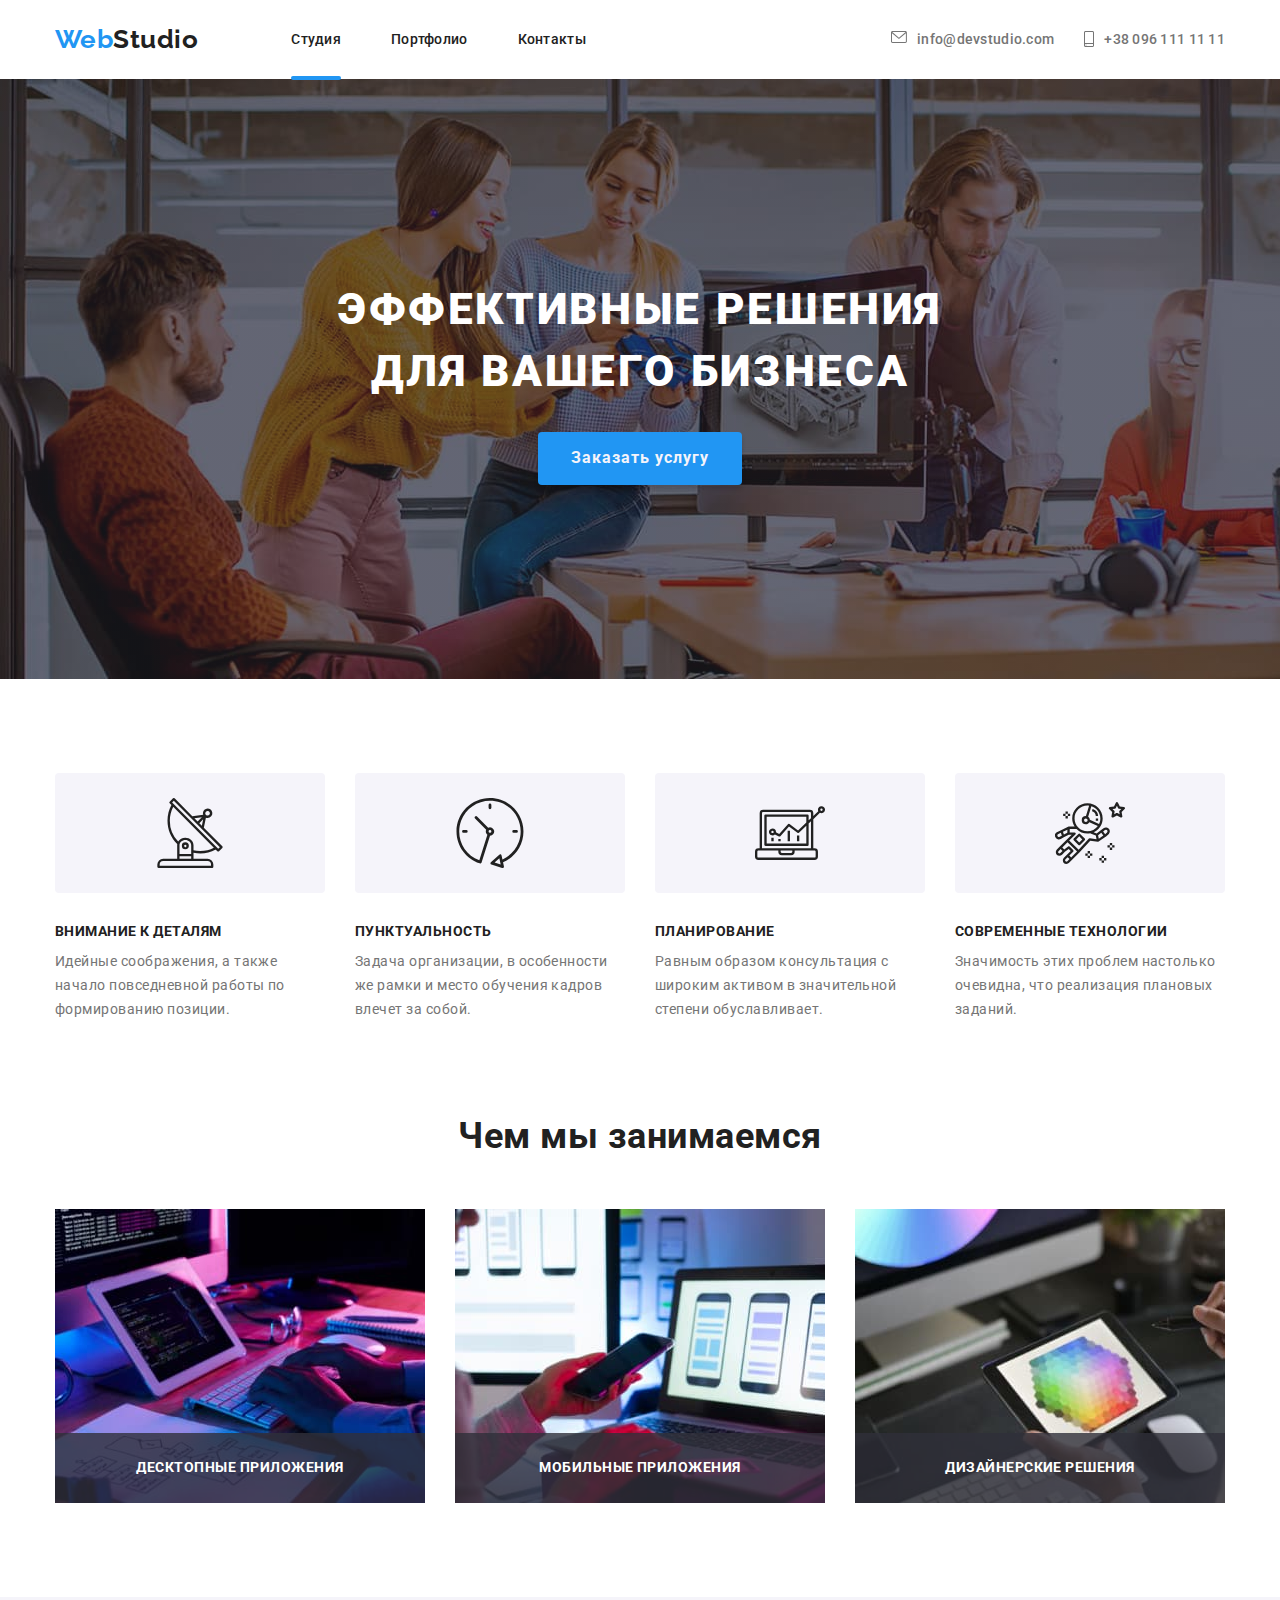
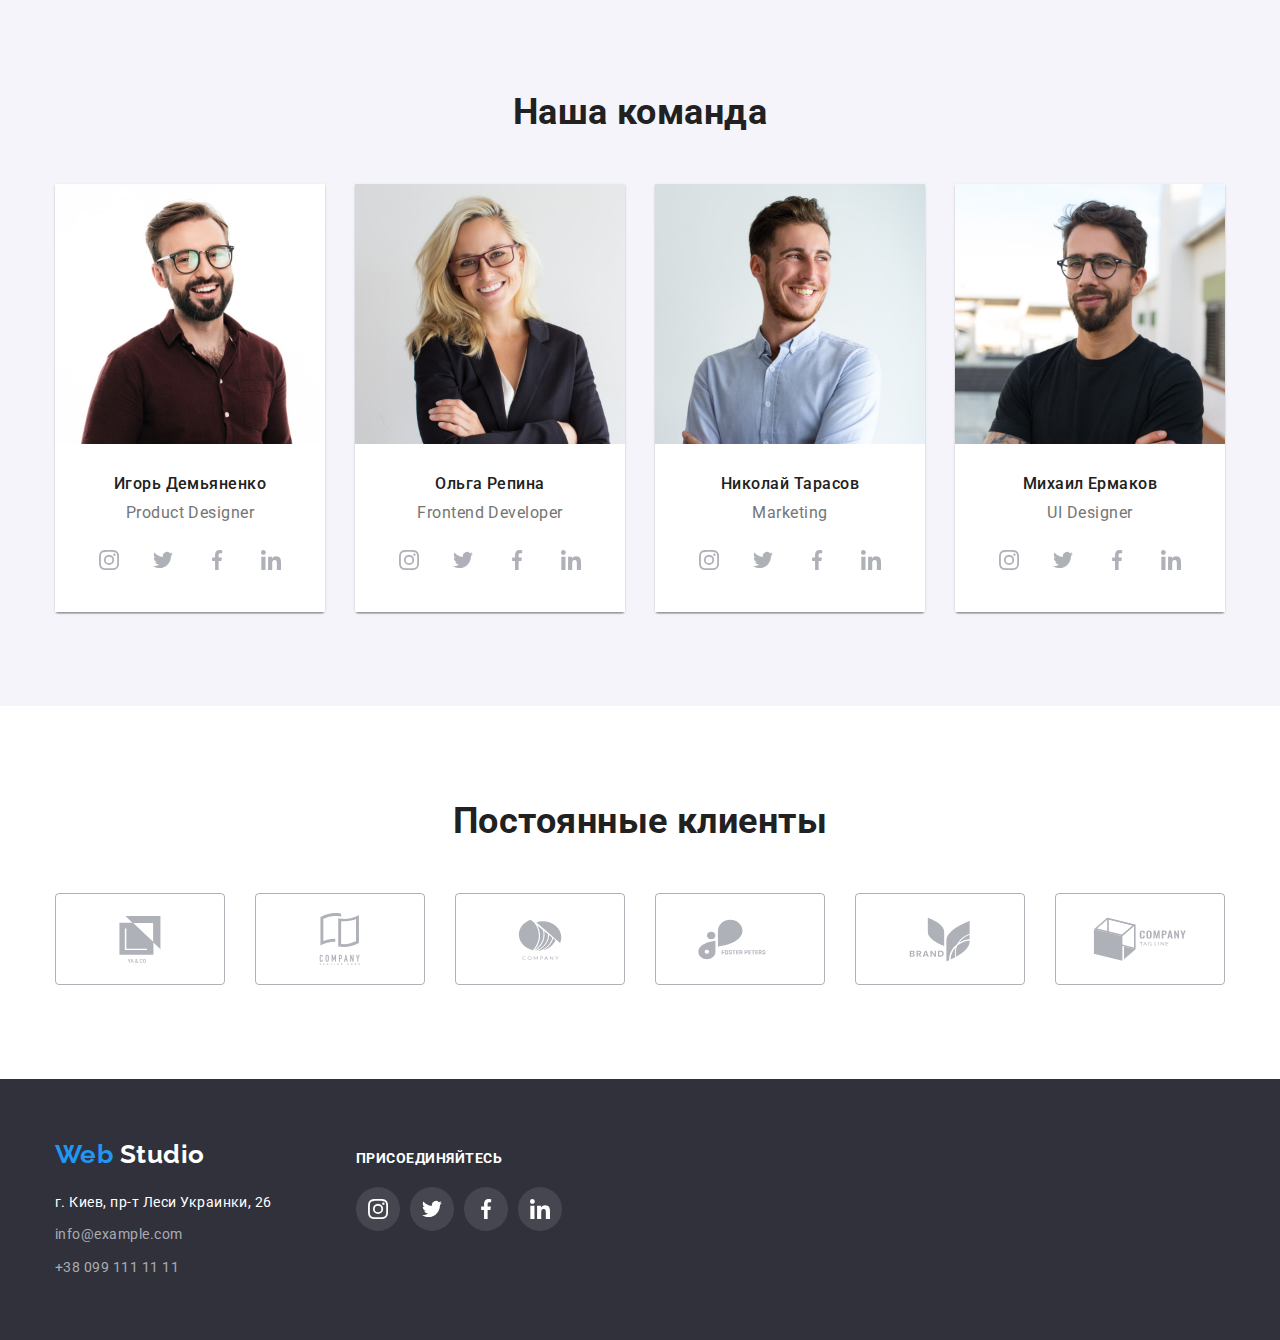
<file: index.html>
<!DOCTYPE html>
<html lang="ru">
  <head>
    <meta charset="UTF-8" />
    <meta http-equiv="X-UA-Compatible" content="IE=edge" />
    <meta name="viewport" content="width=device-width, initial-scale=1.0" />
    <title>Document</title>
    <link
      href="https://fonts.googleapis.com/css2?family=Raleway:wght@700&family=Roboto:wght@400;500;700;900&display=swap"
      rel="stylesheet"
    />
    <link
      rel="stylesheet"
      href="https://cdnjs.cloudflare.com/ajax/libs/modern-normalize/1.1.0/modern-normalize.min.css"
    />
    <link rel="stylesheet" href="./css/styles.css" />
  </head>
  <body>
    <!--Header-->
    <header class="page-header">
      <div class="container main-nav">
        <nav class="main-nav">
          <a lang="en" href="./index.html" class="logo link"
            ><span class="web"> Web</span>Studio</a
          >
          <ul class="site-nav list">
            <li class="site-nav-item">
             <div class="current-page">
             <a href="./index.html" class="site-nav-link link current-link">Студия</a>
            </div> 
            </li>
            <li class="site-nav-item">
              <a href="./portfolio.html" class="site-nav-link link"
                >Портфолио</a
              >
            </li>
            <li class="site-nav-item">
              <a href="" class="site-nav-link link">Контакты</a>
            </li>
          </ul>
        </nav>
        <ul class="contact-nav list">
          <li class="contact-nav-item">
            <a href="mailto:info@devstudio.com" class="contact-nav-link link">
              <svg class="icon-envelope">
                <use href="./images/icons.svg#icon-envelope"></use>
              </svg>
              info@devstudio.com
            </a>
          </li>
          <li class="contact-nav-item">
            <a href="tel:+380961111111" class="contact-nav-link link">
              <svg class="icon-smartphone">
                <use href="./images/icons.svg#icon-smartphone"></use>
              </svg>
              +38 096 111 11 11
            </a>
          </li>
        </ul>
      </div>
    </header>
    <main>
      <!--Hero секция1-->
      <section class="hero section">
        <div class="container">
          <h1 class="hero-title">
            Эффективные решения <br />
            для вашего бизнеса
          </h1>
          <button   data-modal-open type=" button" class="main-button">Заказать услугу</button>
        </div>
      </section>
      <!--Преимущества секция2-->
      <section class="advantage section">
        <div class="container">
          <h2 class="advantage-list">Список преимуществ</h2>
          <ul class="advantage-content list">
            <li class="advantage-item">
              <div class="icon-background">
                <svg class="icon-antenna">
                  <use href="./images/icons.svg#icon-antenna"></use>
                </svg>
              </div>
              <h3 class="advantage-list-item">Внимание к деталям</h3>
              <p class="advantage-list-text text">
                Идейные соображения, а также начало повседневной работы по
                формированию позиции.
              </p>
            </li>
            <li class="advantage-item">
              <div class="icon-background">
                <svg class="icon-clock">
                  <use href="./images/icons.svg#icon-clock"></use>
                </svg>
              </div>
              <h3 class="advantage-list-item">Пунктуальность</h3>
              <p class="advantage-list-text text">
                Задача организации, в особенности же рамки и место обучения
                кадров влечет за собой.
              </p>
            </li>
            <li class="advantage-item">
              <div class="icon-background">
                <svg class="icon-diagram">
                  <use href="./images/icons.svg#icon-diagram"></use>
                </svg>
              </div>
              <h3 class="advantage-list-item">Планирование</h3>
              <p class="advantage-list-text text">
                Равным образом консультация с широким активом в значительной
                степени обуславливает.
              </p>
            </li>
            <li class="advantage-item">
              <div class="icon-background">
                <svg class="icon-astronaut">
                  <use href="./images/icons.svg#icon-astronaut"></use>
                </svg>
              </div>
              <h3 class="advantage-list-item">Современные технологии</h3>
              <p class="advantage-list-text text">
                Значимость этих проблем настолько очевидна, что реализация
                плановых заданий.
              </p>
            </li>
          </ul>
        </div>
      </section>
      <!--Чем мы занимаемся секция3-->
      <section class="responsibilities section">
        <div class="container">
          <h2 class="responsibilities-list">Чем мы занимаемся</h2>
          <ul class="responsibilities-content list">
            <li class="responsibilities-item">
              <img
                class="responsibilities-image"
                src="./images/section-pictures/soft-architecture.jpg"
                alt="руки на клавиатуре, набирающие код"
                width="370"
              />
              <p class="responsibilities-text">Десктопные приложения</p>
              </li>
            <li class="responsibilities-item">
              <img
                class="responsibilities-image"
                src="./images/section-pictures/screen-design.jpg"
                alt="выбор дизайна разметки страницы на мониторе компьютера"
                width="370"
              />
              <p class="responsibilities-text">Мобильные приложения</p>
            </li>
            <li class="responsibilities-item">
              <img
                class="responsibilities-image"
                src="./images/section-pictures/color-design.jpg"
                alt="выбор цветов на екране планшета"
                width="370"
              />
              <p class="responsibilities-text">Дизайнерские решения</p>
            </li>
          </ul>
        </div>
      </section>
      <!--Наша команда секция4-->
      <section class="team section">
        <div class="container">
          <h2 class="team-list">Наша команда</h2>
          <ul class="team-pics list">
            <li class="team-item">
              <img
                class="team-image"
                src="./images/section-people/igor.jpg"
                alt="Игорь Демьяненко"
              />
              <div class="member-description">
                <h3 class="team-member">Игорь Демьяненко</h3>
                <p lang="en" class="team-member-text text">Product Designer</p>
                <ul class="member-icon list">
                  <li class="icon-list">
                    <a href="" class="icon-link">
                      <svg class="icon-instagram">
                        <use href="./images/icons.svg#icon-instagram"></use>
                        instagram
                      </svg>
                    </a>
                  </li>

                  <li class="icon-list">
                    <a href="" class="icon-link">
                      <svg class="icon-twitter">
                        <use href="./images/icons.svg#icon-twitter"></use>
                        twitter
                      </svg>
                    </a>
                  </li>

                  <li class="icon-list">
                    <a href="" class="icon-link">
                      <svg class="icon-facebook">
                        <use href="./images/icons.svg#icon-facebook"></use>
                        facebook
                      </svg>
                    </a>
                  </li>

                  <li class="icon-list">
                    <a href="" class="icon-link">
                      <svg class="icon-linkedin">
                        <use href="./images/icons.svg#icon-linkedin"></use>
                        linkedin
                      </svg>
                    </a>
                  </li>
                </ul>
              </div>
            </li>
            <li class="team-item">
              <img
                class="team-image"
                src="./images/section-people/olga.jpg"
                alt="Ольга Репина"
                width="270"
              />
              <div class="member-description">
                <h3 class="team-member">Ольга Репина</h3>
                <p lang="en" class="team-member-text text">
                  Frontend Developer
                </p>
                <ul class="member-icon list">
                  <li class="icon-list">
                    <a href="" class="icon-link">
                      <svg class="icon-instagram">
                        <use href="./images/icons.svg#icon-instagram"></use>
                        instagram
                      </svg>
                    </a>
                  </li>

                  <li class="icon-list">
                    <a href="" class="icon-link">
                      <svg class="icon-twitter">
                        <use href="./images/icons.svg#icon-twitter"></use>
                        twitter
                      </svg>
                    </a>
                  </li>

                  <li class="icon-list">
                    <a href="" class="icon-link">
                      <svg class="icon-facebook">
                        <use href="./images/icons.svg#icon-facebook"></use>
                        facebook
                      </svg>
                    </a>
                  </li>

                  <li class="icon-list">
                    <a href="" class="icon-link">
                      <svg class="icon-linkedin">
                        <use href="./images/icons.svg#icon-linkedin"></use>
                        linkedin
                      </svg>
                    </a>
                  </li>
                </ul>
              </div>
            </li>
            <li class="team-item">
              <img
                class="team-image"
                src="./images/section-people/nikolai.jpg"
                alt="Николай Тарасов"
                width="270"
              />
              <div class="member-description">
                <h3 class="team-member">Николай Тарасов</h3>
                <p lang="en" class="team-member-text text">Marketing</p>
                <ul class="member-icon list">
                  <li class="icon-list">
                    <a href="" class="icon-link">
                      <svg class="icon-instagram">
                        <use href="./images/icons.svg#icon-instagram"></use>
                        instagram
                      </svg>
                    </a>
                  </li>

                  <li class="icon-list">
                    <a href="" class="icon-link">
                      <svg class="icon-twitter">
                        <use href="./images/icons.svg#icon-twitter"></use>
                        twitter
                      </svg>
                    </a>
                  </li>

                  <li class="icon-list">
                    <a href="" class="icon-link">
                      <svg class="icon-facebook">
                        <use href="./images/icons.svg#icon-facebook"></use>
                        facebook
                      </svg>
                    </a>
                  </li>

                  <li class="icon-list">
                    <a href="" class="icon-link">
                      <svg class="icon-linkedin">
                        <use href="./images/icons.svg#icon-linkedin"></use>
                        linkedin
                      </svg>
                    </a>
                  </li>
                </ul>
              </div>
            </li>
            <li class="team-item">
              <img
                class="team-image"
                src="./images/section-people/mikhail.jpg"
                alt="Михаил Ермаков"
                width="270"
              />
              <div class="member-description">
                <h3 class="team-member">Михаил Ермаков</h3>
                <p lang="en" class="team-member-text text">UI Designer</p>
                <ul class="member-icon list">
                  <li class="icon-list">
                    <a href="" class="icon-link">
                      <svg class="icon-instagram">
                        <use href="./images/icons.svg#icon-instagram"></use>
                        instagram
                      </svg>
                    </a>
                  </li>
                  <li class="icon-list">
                    <a href="" class="icon-link">
                      <svg class="icon-twitter">
                        <use href="./images/icons.svg#icon-twitter"></use>
                        twitter
                      </svg>
                    </a>
                  </li>
                  <li class="icon-list">
                    <a href="" class="icon-link">
                      <svg class="icon-facebook">
                        <use href="./images/icons.svg#icon-facebook"></use>
                        facebook
                      </svg>
                    </a>
                  </li>
                  <li class="icon-list">
                    <a href="" class="icon-link">
                      <svg class="icon-linkedin">
                        <use href="./images/icons.svg#icon-linkedin"></use>
                        linkedin
                      </svg>
                    </a>
                  </li>
                </ul>
              </div>
            </li>
          </ul>
        </div>
      </section>
      <!-- Постоянные клиенты секция5-->
      <section>
         <div class="container">
        <h2 class="constant-clients">Постоянные клиенты</h3>
        <ul class="client-galery list">
          <li class="client-list">
            <a href="" class="client-icon">
              <svg class="icon-ya-ko">
                <use href="./images/icons.svg#icon-ya-ko"></use>
                ya-ko company
              </svg>
            </a>
          </li>
          <li class="client-list">
            <a href="" class="client-icon">
              <svg class="icon-tagline-here">
                <use href="./images/icons.svg#icon-tagline-here"></use>
                tagline-her company
              </svg>
            </a>
          </li>
          <li class="client-list">
            <a href="" class="client-icon">
              <svg class="icon-company">
                <use href="./images/icons.svg#icon-company"></use>
                icon company
              </svg>
            </a>
          </li>
          <li class="client-list">
            <a href="" class="client-icon">
              <svg class="icon-foster-peters">
                <use href="./images/icons.svg#icon-foster-peters"></use>
                foster-peters company
              </svg>
            </a>
          </li>
          <li class="client-list">
            <a href="" class="client-icon">
              <svg class="icon-brand">
                <use href="./images/icons.svg#icon-brand"></use>
                brand company
              </svg>
            </a>
          </li>
          <li class="client-list">
            <a href="" class="client-icon">
              <svg class="icon-tag-line">
                <use href="./images/icons.svg#icon-tag-line"></use>
                tag-line company
              </svg>
            </a>
          </li>
        </ul>
        </div>
      </section>
    </main>

    <!--Footer-->
    <footer class="footer">
      <div class="container footer-container">
        <div class="address-container">
          <a lang="en" href="./index.html" class="logo-footer link"
            ><span class="web-footer">Web</span>
            <span class="studio-footer">Studio</span>
          </a>
          <address>
            <ul class="nav-footer list">
              <li class="footer-address">
                <a href="" class="nav-footer-adress link"
                  >г. Киев, пр-т Леси Украинки, 26
                </a>
              </li>
              <li class="footer-address">
                <a
                  href="mailto:info@example.com"
                  class="nav-footer-contact link"
                  >info@example.com
                </a>
              </li>
              <li class="footer-address">
                <a href="tel:+380991111111" class="nav-footer-contact link"
                  >+38 099 111 11 11
                </a>
              </li>
            </ul>
          </address>
        </div>
      
        <!--social link icons footer-->
        <div class="join-container">
          <h3 class="join">присоединяйтесь</h3>
          <ul class="member-icon-footer list">
            <li class="link-list">
              <a href="" class="icon-link-footer">
                <svg class="icon-instagram-footer">
                  <use href="./images/icons.svg#icon-instagram"></use>
                  instagram
                </svg>
              </a>
            </li>
            <li class="link-list">
              <a href="" class="icon-link-footer">
                <svg class="icon-twitter-footer">
                  <use href="./images/icons.svg#icon-twitter"></use>
                  twitter
                </svg>
              </a>
            </li>
            <li class="link-list">
              <a href="" class="icon-link-footer">
                <svg class="icon-facebook-footer">
                  <use href="./images/icons.svg#icon-facebook"></use>
                  facebook
                </svg>
              </a>
            </li>
            <li class="link-list">
              <a href="" class="icon-link-footer">
                <svg class="icon-linkedin-footer">
                  <use href="./images/icons.svg#icon-linkedin"></use>
                  linkedin
                </svg>
              </a>
            </li>
          </ul>
        </div>
      </div>
      </div>
    </footer>
<!--Modal window-->

<div data-modal class="backdrop is-hidden"  >
  <div class="modal ">
<button data-modal-close type="button" class=" button-close">
  <svg class="icon-close-button">
  <use href="./images/icons.svg#icon-close-button">
  </use>
  button close
 </svg>
</button>
  </div>
</div>
<!--добавляем скрипт из ДЗ для модалки-->
  <script src="./js/modal.js"></script>
  </body>
</html>
</file>
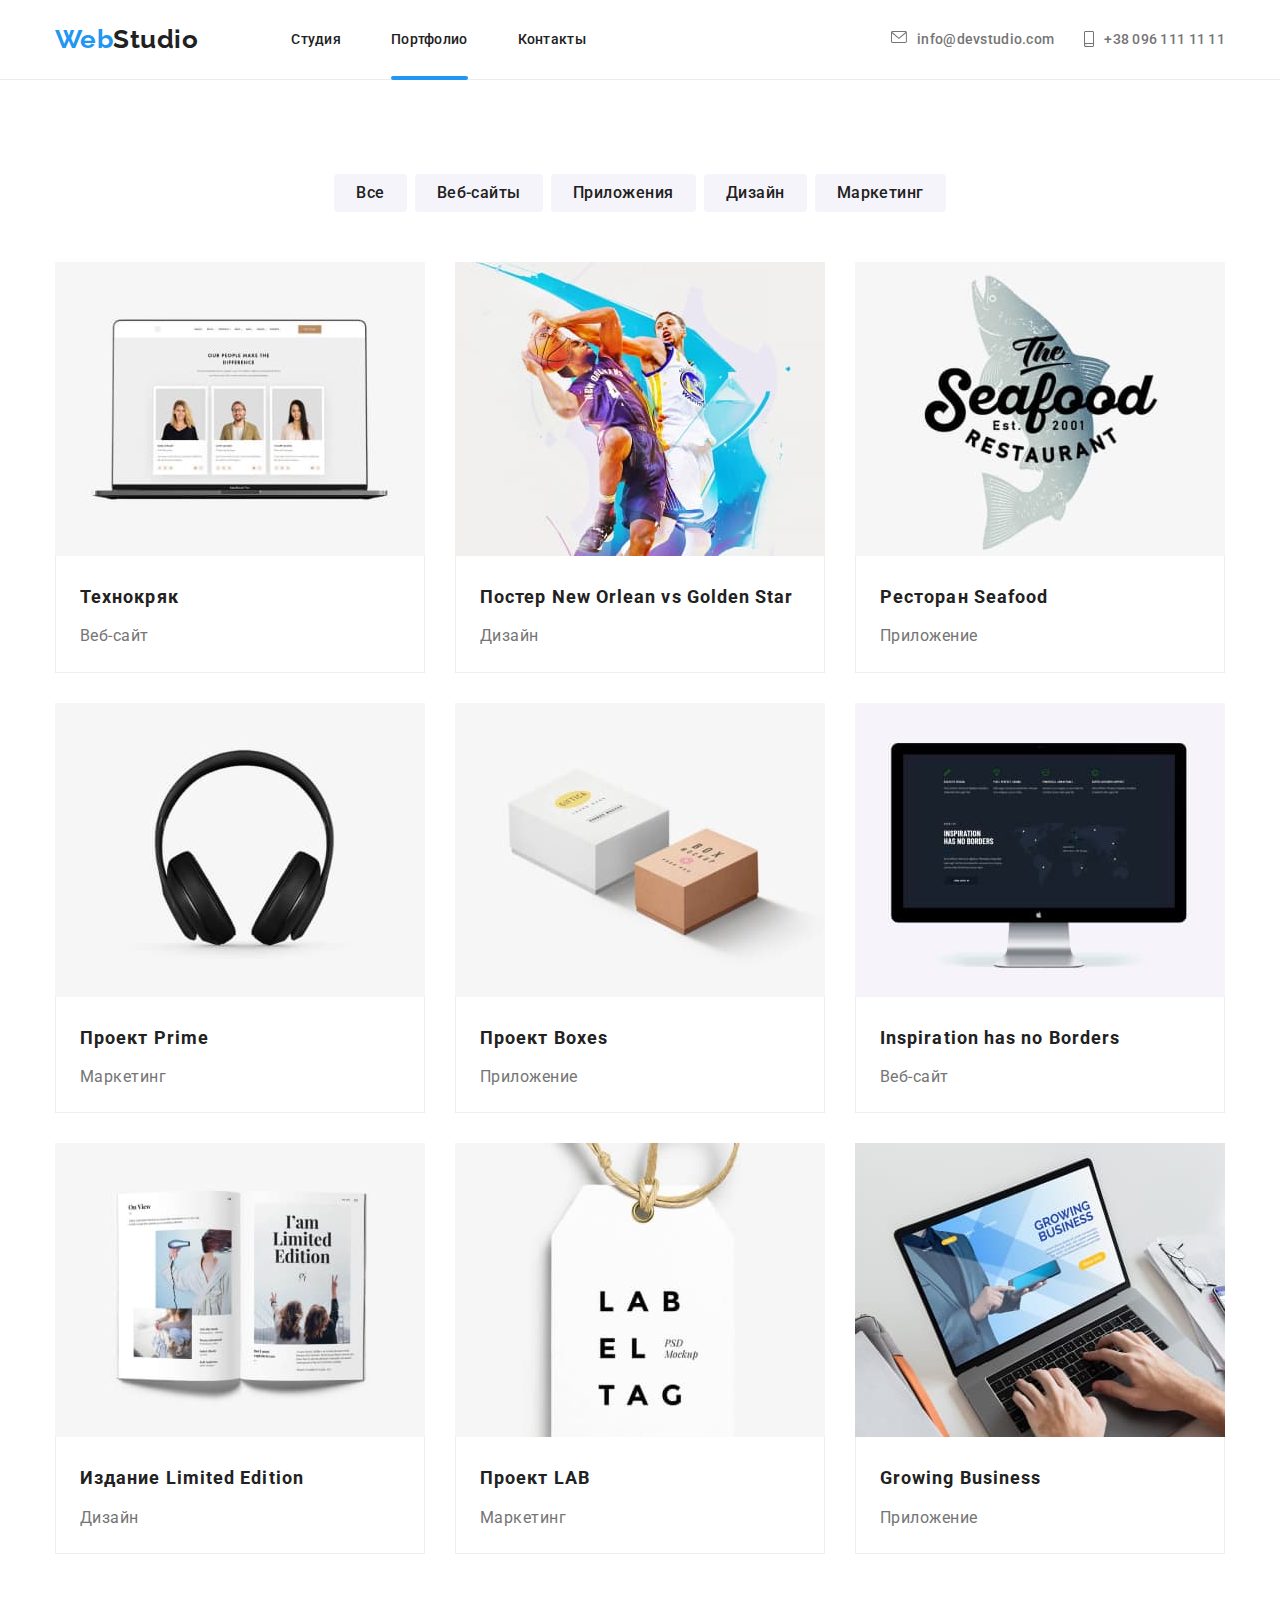
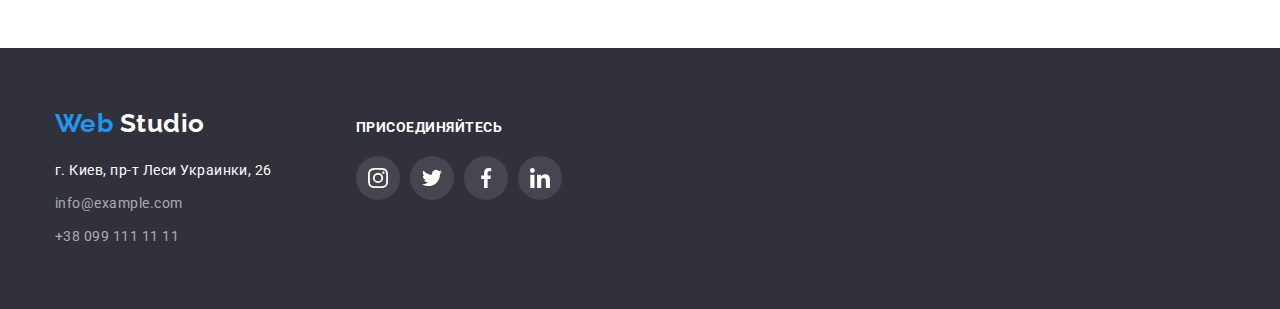
<file: portfolio.html>
<!DOCTYPE html>
<html lang="ru">
  <head>
    <meta charset="UTF-8" />
    <meta http-equiv="X-UA-Compatible" content="IE=edge" />
    <meta name="viewport" content="width=device-width, initial-scale=1.0" />
    <title>Document</title>
    <link
      href="https://fonts.googleapis.com/css2?family=Raleway:wght@700&family=Roboto:wght@400;500;700;900&display=swap"
      rel="stylesheet"
    />
    <link
      rel="stylesheet"
      href="https://cdnjs.cloudflare.com/ajax/libs/modern-normalize/1.1.0/modern-normalize.min.css"
    />
    <link rel="stylesheet" href="./css/styles.css" />
  </head>
  <body>
    <!--Header-->
    <header class="page-header-portfolio">
      <div class="container main-nav">
        <nav class="main-nav">
          <a lang="en" href="./index.html" class="logo link"
            ><span class="web"> Web</span>Studio</a
          >
          <ul class="site-nav list">
            <li class="site-nav-item">
              <a href="./index.html" class="site-nav-link link">Студия</a>
            </li>
            <li class="site-nav-item">
              <div class="current-page">
              <a href="./portfolio.html" class="site-nav-link link current-link"
                >Портфолио</a>
              </div>
            </li>
            <li class="site-nav-item">
              <a href="" class="site-nav-link link">Контакты</a>
            </li>
          </ul>
        </nav>
        <ul class="contact-nav list">
          <li class="contact-nav-item">
            <a href="mailto:info@devstudio.com" class="contact-nav-link link">
              <svg class="icon-envelope">
                <use href="./images/icons.svg#icon-envelope"></use>
              </svg>
              info@devstudio.com
            </a>
          </li>
          <li class="contact-nav-item">
            <a href="tel:+380961111111" class="contact-nav-link link">
              <svg class="icon-smartphone">
                <use href="./images/icons.svg#icon-smartphone"></use>
              </svg>
              +38 096 111 11 11
            </a>
          </li>
        </ul>
      </div>
    </header>
    <!--Main - the only one section-->
    <main>
      <section class="portfolio">
        <div class="container portfolio-content">
          <h1 class="portfolio-title">Проекты студии</h1>
          <!--Кнопки-фильтры-->
          <ul class="button-list list">
            <li class="button-item">
              <button type="button" class="portfolio-button">Все</button>
            </li>
            <li class="button-item">
              <button type="button" class="portfolio-button">Веб-сайты</button>
            </li>
            <li class="button-item">
              <button type="button" class="portfolio-button">Приложения</button>
            </li>
            <li class="button-item">
              <button type="button" class="portfolio-button">Дизайн</button>
            </li>
            <li class="button-item">
              <button type="button" class="portfolio-button">Маркетинг</button>
            </li>
          </ul>
          <!--Галерея-->
          <ul class="portfolio-galery list">
            <li class="portfolio-item">
               <a class="link box-frame" href="">
                <div class="box">
                  <img
                  src="./images/project-technokriak.jpg"
                  alt="Технокряк"
                  width="370"
                  class="portfollio-img"
                />
                <div class="overlay">
                  <p class="overlay-text">Ресурс предлагает комплексные 
                  предложения с разным уровнем функционала и сервисов. 
                  Все это позволит посетителю получить исчерпывающие 
                  сведения о компании или частном лице.
                </p>
              </div>
                </div>
                <div class="item-description">
                  <h2 class="portfolio-name">Технокряк</h2>
                  <p class="portfolio-description text">Веб-сайт</p>
                </div>
                
              </a>
            </li>
            <li class="portfolio-item">
              <a href="" class="link box-frame">
                <div class="box">
                <img
                  src="./images/new-orlean-vs-golden-star.jpg"
                  alt="Дизайн постера баскетнбольной игры"
                  width="370"
                  class="portfollio-img"
                />
                <div class="overlay">
                  <p class="overlay-text">Ресурс предлагает комплексные 
                  предложения с разным уровнем функционала и сервисов. 
                  Все это позволит посетителю получить исчерпывающие 
                  сведения о компании или частном лице.
                </p>
              </div>
              </div>
                <div class="item-description">
                  <h2 class="portfolio-name">
                    Постер New Orlean vs Golden Star
                  </h2>
                  <p class="portfolio-description text">Дизайн</p>
                </div>
              </a>
            </li>
            <li class="portfolio-item">
              <a href="" class="link  box-frame">
                <div class="box">
                <img
                  src="./images/seafood-rest.jpg"
                  alt="Лого ресторана морской еды"
                  width="370"
                  class="portfollio-img"
                />
                <div class="overlay">
                  <p class="overlay-text">Ресурс предлагает комплексные 
                  предложения с разным уровнем функционала и сервисов. 
                  Все это позволит посетителю получить исчерпывающие 
                  сведения о компании или частном лице.
                </p>
              </div>
              </div>
                <div class="item-description">
                  <h2 class="portfolio-name">Ресторан Seafood</h2>
                  <p class="portfolio-description text">Приложение</p>
                </div>
              </a>
            </li>
            <li class="portfolio-item">
              <a href="" class="link  box-frame">
                <div class="box">
                <img
                  src="./images/prime-project.jpg"
                  alt="Проект Прайм"
                  width="370"
                  class="portfollio-img"
                />
                <div class="overlay">
                  <p class="overlay-text">Ресурс предлагает комплексные 
                  предложения с разным уровнем функционала и сервисов. 
                  Все это позволит посетителю получить исчерпывающие 
                  сведения о компании или частном лице.
                </p>
              </div>
              </div>
                <div class="item-description">
                  <h2 class="portfolio-name">Проект Prime</h2>
                  <p class="portfolio-description text">Маркетинг</p>
                </div>
              </a>
            </li>
            <li class="portfolio-item">
              <a href="" class="link  box-frame">
                <div class="box">
                <img
                  src="./images/boxes-project.jpg"
                  alt="Проект коробки"
                  width="370"
                  class="portfollio-img"
                />
                <div class="overlay">
                  <p class="overlay-text">Ресурс предлагает комплексные 
                  предложения с разным уровнем функционала и сервисов. 
                  Все это позволит посетителю получить исчерпывающие 
                  сведения о компании или частном лице.
                </p>
              </div>
              </div>
                <div class="item-description">
                  <h2 class="portfolio-name">Проект Boxes</h2>
                  <p class="portfolio-description text">Приложение</p>
                </div>
              </a>
            </li>
            <li class="portfolio-item">
              <a href="" class="link  box-frame">
                <div class="box">
                <img
                  src="./images/inspiration-has-no-borders.jpg"
                  alt="Монитор с вебсайтом компании"
                  width="370"
                  class="portfollio-img"
                />
                <div class="overlay">
                  <p class="overlay-text">Ресурс предлагает комплексные 
                  предложения с разным уровнем функционала и сервисов. 
                  Все это позволит посетителю получить исчерпывающие 
                  сведения о компании или частном лице.
                </p>
              </div>
              </div>
                <div class="item-description">
                  <h2 class="portfolio-name">Inspiration has no Borders</h2>
                  <p class="portfolio-description text">Веб-сайт</p>
                </div>
              </a>
            </li>
            <li class="portfolio-item">
              <a href="" class="link  box-frame">
                <div class="box">
                <img
                  src="./images/limited-edition.jpg"
                  alt="Разворот журнала"
                  width="370"
                  class="portfollio-img"
                />
                <div class="overlay">
                  <p class="overlay-text">Ресурс предлагает комплексные 
                  предложения с разным уровнем функционала и сервисов. 
                  Все это позволит посетителю получить исчерпывающие 
                  сведения о компании или частном лице.
                </p>
              </div>
              </div>
                <div class="item-description">
                  <h2 class="portfolio-name">Издание Limited Edition</h2>
                  <p class="portfolio-description text">Дизайн</p>
                </div>
              </a>
            </li>
            <li class="portfolio-item">
              <a href="" class="link  box-frame">
                <div class="box">
                <img
                  src="./images/lab-project.jpg"
                  alt="Ярлык с названием компании"
                  width="370"
                  class="portfollio-img"
                />
                <div class="overlay">
                  <p class="overlay-text">Ресурс предлагает комплексные 
                  предложения с разным уровнем функционала и сервисов. 
                  Все это позволит посетителю получить исчерпывающие 
                  сведения о компании или частном лице.
                </p>
              </div>
              </div>
                <div class="item-description">
                  <h2 class="portfolio-name">Проект LAB</h2>
                  <p class="portfolio-description text">Маркетинг</p>
                </div>
              </a>
            </li>
            <li class="portfolio-item">
              <a href="" class="link  box-frame">
                <div class="box">
                <img
                  src="./images/growing-business.jpg"
                  alt="Руки на ноутбуке"
                  width="370"
                  class="portfollio-img"
                />
                <div class="overlay">
                  <p class="overlay-text">Ресурс предлагает комплексные 
                  предложения с разным уровнем функционала и сервисов. 
                  Все это позволит посетителю получить исчерпывающие 
                  сведения о компании или частном лице.
                </p>
              </div>
              </div>
                <div class="item-description">
                  <h2 class="portfolio-name">Growing Business</h2>
                  <p class="portfolio-description text">Приложение</p>
                </div>
              </a>
            </li>
          </ul>
        </div>
      </section>
    </main>
     <!--Footer-->
    <footer class="footer">
      <div class="container footer-container">
        <div class="address-container">
          <a lang="en" href="./index.html" class="logo-footer link"
            ><span class="web-footer">Web</span>
            <span class="studio-footer">Studio</span>
          </a>
          <address>
            <ul class="nav-footer list">
              <li class="footer-address">
                <a href="" class="nav-footer-adress link"
                  >г. Киев, пр-т Леси Украинки, 26
                </a>
              </li>
              <li class="footer-address">
                <a
                  href="mailto:info@example.com"
                  class="nav-footer-contact link"
                  >info@example.com
                </a>
              </li>
              <li class="footer-address">
                <a href="tel:+380991111111" class="nav-footer-contact link"
                  >+38 099 111 11 11
                </a>
              </li>
            </ul>
          </address>
        </div>
      
        <!--social link icons footer-->
        <div class="join-container">
          <h3 class="join">присоединяйтесь</h3>
          <ul class="member-icon-footer list">
            <li class="link-list">
              <a href="" class="icon-link-footer">
                <svg class="icon-instagram-footer">
                  <use href="./images/icons.svg#icon-instagram"></use>
                  instagram
                </svg>
              </a>
            </li>
            <li class="link-list">
              <a href="" class="icon-link-footer">
                <svg class="icon-twitter-footer">
                  <use href="./images/icons.svg#icon-twitter"></use>
                  twitter
                </svg>
              </a>
            </li>
            <li class="link-list">
              <a href="" class="icon-link-footer">
                <svg class="icon-facebook-footer">
                  <use href="./images/icons.svg#icon-facebook"></use>
                  facebook
                </svg>
              </a>
            </li>
            <li class="link-list">
              <a href="" class="icon-link-footer">
                <svg class="icon-linkedin-footer">
                  <use href="./images/icons.svg#icon-linkedin"></use>
                  linkedin
                </svg>
              </a>
            </li>
          </ul>
        </div>
      </div>
      </div>
    </footer>
  </body>
</html>
</file>
<file: css/styles.css>
:root {
    --primary-text-color: #212121;
    --secondary-text-color: #757575;
    --accent-color: #2196F3;
    --primary-background-color: #FFFFFF;
    --secondary-background-color: #F5F4FA;
    --footer-color: hsl(235, 10%, 21%);
    --icon-color: #AFB1B8;
    --timng-function:cubic-bezier(0.4, 0, 0.2, 1);
}

/*для разметки
header,
div,
footer,
section,
main,
ul,
li,
h1,
h2,
h3,
p {
    outline: 2px solid tomato;
}*/

/*скидываем точки возле списка и марджины для ul*/
.list {
    list-style: none;
}

/*«B1» глобальне скидання стилів <h1>...<h6>, <p>і <ul>.*/
h1,
h2,
h3,
p,
ul,
li {
    margin-top: 0;
    margin-bottom: 0;
    padding: 0;
}

/*скидываем подчеркивания линков*/
.link {
    text-decoration: none;
}

/*текст тега р*/
.text {
    color: var(--secondary-text-color);
}

/*«B15» Для всіх .section padding верх низ 94 */
.section {
    padding-top: 94px;
    padding-bottom: 94px;
}

/*body */
body {
    background-color: var(--primary-background-color);
    color: var(--primary-text-color);
    font-family: 'Roboto', sans-serif;
    letter-spacing: 0.03em;
    margin: 0 auto;
}

.container {
    width: 1200px;
    padding-left: 15px;
    padding-right: 15px;
    margin: 0 auto;
}

.main-nav {
    display: flex;
    align-items: center;
}

/*page-header*/
.page-header {
    padding-top: 24px;
    padding-bottom: 24px;
    /*background-color: #ccc;*/
}

.page-header-portfolio {
    padding-top: 24px;
    padding-bottom: 24px;
    border-bottom: 1px solid #ECECEC;
}


/*logo header*/
.logo {
    color: var(--primary-text-color);
    font-family: 'Raleway', sans-serif;
    font-weight: 700;
    font-size: 26px;
    line-height: 1.2;
    margin-right: 93px;
}

.logo>.web {
    color: var(--accent-color);
}

/* список навигации header*/
.site-nav {
    display: flex;
}

.site-nav-item {
    margin-right: 50px;
    position: relative;
}

.site-nav-item:last-child {
    margin-right: 0;
}

.site-nav-link {
    color: var(--primary-text-color);
    font-weight: 500;
    font-size: 14px;
    line-height: 1.2;
    letter-spacing: 0.02em;  

    transition: color 250ms var(--timng-function);
}

.site-nav-link:hover,
.site-nav-link:focus {
    color: var(--accent-color);
}


/*Подчеркивание*/


.current-page {
    display: block;
    position: relative;
}

.current-link::after {
    content: '';
    display: block;
    position: absolute;
    width: 100%;
    height: 4px;
    background-color: var(--accent-color);
    border-radius: 2px;
    left: 0;
    bottom: -31px;
}

/* список контактов header*/
.contact-nav {
    display: flex;
    margin-left: auto;
}

.contact-nav-item:not(:last-child) {
    margin-right: 30px;
}

.contact-nav-link {
    display: flex;
    color: var(--secondary-text-color);
    font-weight: 500;
    font-size: 14px;
    line-height: 1.2;
    letter-spacing: 0.02em;

    transition: color 250ms var(--timng-function);
}

.contact-nav-link:hover,
.contact-nav-link:focus {
    color: var(--accent-color);
}

/*добавляем переход*/


/*иконки header*/
.icon-envelope {
    width: 16px;
    height: 12px;
    margin-right: 10px;
    fill: currentColor;
}

.icon-smartphone {
    width: 10px;
    height: 16px;
    margin-right: 10px;
    fill: currentColor;
}


/*первая секция Hero*/

.hero {
    height: 600px;
    max-width: 1600px;
    margin-left: auto;
    margin-right: auto;
    padding-bottom: 200px;
    padding-top: 200px;
    background-repeat: no-repeat;
    background-position: center;
    background-size: cover;
    background: #C4C4C4;
    background-image: linear-gradient(rgba(47, 48, 58, 0.4),
            rgba(47, 48, 58, 0.4)),
        url("../images/hero-img.jpg");
}

.hero-title {
    font-weight: 900;
    font-size: 44px;
    line-height: 1.4;
    text-align: center;
    letter-spacing: 0.06em;
    text-transform: uppercase;
    margin-bottom: 30px;
    color: var(--primary-background-color);
}

/*main-button для index.html */
.main-button {
    background-color: var(--accent-color);
    color: var(--secondary-background-color);
    font-family: inherit;
    font-weight: 700;
    font-size: 16px;
    line-height: 1.9;
    display: flex;
    align-items: center;
    text-align: center;
    letter-spacing: 0.06em;
    cursor: pointer;
    margin-left: auto;
    margin-right: auto;
    min-width: 200px;
    padding: 10px 32px;
    box-shadow: 0px 4px 4px rgba(0, 0, 0, 0.15);
    border-radius: 4px;
    border: 1px solid transparent;
}

/*вторая секция advantage*/
/* скрываем h2 .advantage-lis - как костыль, на след занятиях разберем*/
.advantage-list {
    display: none;
}

.advantage-content {
    display: flex;
}

.advantage-item {
    width: 270;
}

.advantage-item:not(:last-child) {
    margin-right: 30px;
}

.advantage-list-item {
    font-weight: 700;
    font-size: 14px;
    line-height: 1.2;
    text-transform: uppercase;
    margin-bottom: 10px;
}

.advantage-list-text {
    font-size: 14px;
    line-height: 1.7;
}


/*icons for Преимущества секция2*/
.icon-background {
    background-color: var(--secondary-background-color);
    width: 270px;
    height: 120px;
    display: flex;
    align-items: center;
    justify-content: center;
    border-radius: 4px;
    margin-bottom: 30px;
}

.icon-antenna {
    width: 70px;
    height: 70px;
    background-position: center;
    fill: var(--primary-text-color);
}

.icon-clock {
    width: 70px;
    height: 70px;
    background-position: center;
    fill: var(--primary-text-color);
}

.icon-diagram {
    width: 70px;
    height: 70px;
    background-position: center;
    fill: var(--primary-text-color);
}

.icon-astronaut {
    width: 70px;
    height: 70px;
    background-position: center;
    fill: var(--primary-text-color);
}

/*.advantage-item::before{
    display: block;
    content: "";
    height: 120px;
    background-color:var(--secondary-background-color);
    border-radius: 4px;
    background-repeat: no-repeat;
    background-position: center;
    }*/

/*третья секция responsibilities*/
.responsibilities {
    padding-top: 0;
}

.responsibilities-image {
    display: block;
}

.responsibilities-content {
    display: flex;
}

.responsibilities-item:not(:last-child) {
    margin-right: 30px;
}

.responsibilities-list {
    font-weight: 700;
    font-size: 36px;
    line-height: 1.2;
    text-align: center;
    margin-bottom: 50px;
}

.responsibilities-item{
    position: relative;
}

.responsibilities-text{
    display: flex;
    position: absolute;
    width: 370px;
    height: 70px;
    font-style: normal;
    font-family: 'Roboto', sans-serif;
    font-weight: 700;
    font-size: 14px;
    line-height: 1.14;
    text-transform: uppercase;
    color: var(--primary-background-color);
    border: transparent;
    background-color: rgba(47, 48, 58, 0.8);
    transform: translateY(-100%);
    align-items: center;
    justify-content: center;
   }


/*четвертая секция team*/
.team {
    background-color: var(--secondary-background-color);
}

.team-pics {
    display: inline-flex;
}

.team-image {
    display: block;
    width: 270px;
}

.team-item:not(:last-child) {
    margin-right: 30px;
}

.team-item {
    box-shadow: 0px 1px 3px rgba(0, 0, 0, 0.12), 0px 1px 1px rgba(0, 0, 0, 0.14), 0px 2px 1px rgba(0, 0, 0, 0.2);
    border-radius: 0px 0px 4px 4px;
}

.member-description {
    background-color: var(--primary-background-color);
    padding-top: 30px;
    padding-bottom: 30px;
}

.team-list {
    font-weight: 700;
    font-size: 36px;
    line-height: 1.2;
    text-align: center;
    margin-bottom: 50px;
}

.team-member {
    font-weight: 500;
    font-size: 16px;
    line-height: 1.2;
    text-align: center;
    min-width: 270px;
    margin-bottom: 10px;
}

.team-member-text {
    font-size: 16px;
    line-height: 1.2;
    text-align: center;
    min-width: 270px;
    margin-bottom: 16px;
}

/* icons for Наша команда секция4*/

.member-icon {
    display: flex;
    align-items: center;
    justify-content: center;
}

.icon-list:not(:last-child) {
    margin-right: 10px;
}

.icon-link {
    display: flex;
    width: 44px;
    height: 44px;
    border-radius: 50%;
    align-items: center;
    justify-content: center;
    background-color:var(--primary-background-color);

    transition: background-color 250ms var(--timng-function);
}

.icon-link:hover,
.icon-link:focus {
    background-color: var(--accent-color);
}


.icon-instagram {
    width: 20px;
    height: 20px;
    fill: var(--icon-color);

    transition: fill 250ms var(--timng-function);
}

.icon-link:hover .icon-instagram,
.icon-link:focus .icon-instagram {
    fill: var(--primary-background-color);
}

.icon-twitter {
    width: 20px;
    height: 20px;
    fill: var(--icon-color);

    transition: fill 250ms var(--timng-function);
}

.icon-link:hover .icon-twitter,
.icon-link:focus .icon-twitter {
    fill: var(--primary-background-color);
}

.icon-facebook {
    width: 20px;
    height: 20px;
    fill: var(--icon-color);

    transition: fill 250ms var(--timng-function);
}

.icon-link:hover .icon-facebook,
.icon-link:focus .icon-facebook {
    fill: var(--primary-background-color);
}

.icon-linkedin {
    width: 20px;
    height: 20px;
    fill: var(--icon-color);

    transition: fill 250ms var(--timng-function);
}

.icon-link:hover .icon-linkedin,
.icon-link:focus .icon-linkedin {
    fill: var(--primary-background-color);
}

/* Постоянные клиенты*/
.constant-clients {
    font-weight: 700;
    font-size: 36px;
    line-height: 1.2;
    text-align: center;
    margin-top: 94px;
    margin-bottom: 50px;
}

.client-galery {
    display: flex;
    align-items: center;
    justify-content: center;
}

.client-icon {
    width: 170px;
    height: 92px;
    display: flex;
    align-items: center;
    justify-content: center;
    border: 1px solid var(--icon-color);
    border-radius: 4px;
    margin-bottom: 94px;

    transition: border-color 250ms var(--timng-function);
}

.client-icon:hover,
.client-icon:focus {
    border-color: var(--accent-color);
}

.client-list:not(:last-child) {
    margin-right: 30px;
}

.icon-ya-ko {
    width: 41x;
    height: 47px;
    background-position: center;
    fill: var(--icon-color);

    transition: fill 250ms var(--timng-function);
}

.client-icon:hover .icon-ya-ko,
.client-icon:focus .icon-ya-ko {
    fill: var(--accent-color);
}

.icon-tagline-here {
    width: 40x;
    height: 52px;
    background-position: center;
    fill: var(--icon-color);

    transition: fill 250ms var(--timng-function);
}

.client-icon:hover .icon-tagline-here,
.client-icon:focus .icon-tagline-here {
    fill: var(--accent-color);
}

.icon-company {
    width: 43x;
    height: 41px;
    background-position: center;
    fill: var(--icon-color);

    transition: fill 250ms var(--timng-function);
}

.client-icon:hover .icon-company,
.client-icon:focus .icon-company {
    fill: var(--accent-color);
}

.icon-foster-peters {
    width: 84x;
    height: 41px;
    background-position: center;
    fill: var(--icon-color);

    transition: fill 250ms var(--timng-function);
}

.client-icon:hover .icon-foster-peters,
.client-icon:focus .icon-foster-peters {
    fill: var(--accent-color);
}

.icon-brand {
    width: 63x;
    height: 45px;
    background-position: center;
    fill: var(--icon-color);

    transition: fill 250ms var(--timng-function);
}

.client-icon:hover .icon-brand,
.client-icon:focus .icon-brand {
    fill: var(--accent-color);
}

.icon-tag-line {
    width: 94px;
    height: 44px;
    background-position: center;
    fill: var(--icon-color);

    transition: fill 250ms var(--timng-function);
}

.client-icon:hover .icon-tag-line,
.client-icon:focus .icon-tag-line {
    fill: var(--accent-color);
}


/*основная секция portfolio*/

.portfolio {
    padding-top: 94px;
    padding-bottom: 94px;
}

.portfolio-title {
    display: none;
}

.portfollio-img {
    display: block;
}

.portfolio-name {
    font-weight: 700;
    font-size: 18px;
    line-height: 2.3;
    color: var(--primary-text-color);
    letter-spacing: 0.06em;
    margin-bottom: 4px;
}

.portfolio-description {
    font-size: 16px;
    line-height: 1.9;
}

/*з 2ї ДЗ
.portfolio-name:hover,
.portfolio-name:focus {
    color: var(--accent-color);
}*/


/*з 2ї ДЗ
.portfolio-description:hover,
.portfolio-description:focus {
    color: var(--accent-color);
}*/

.portfolio-item {
    width: 370px;
    margin-right: 30px;
    margin-bottom: 30px;

    transition: box-shadow 250ms var(--timng-function);
    }
    
.portfolio-item:hover {
    box-shadow: 0px 1px 1px rgba(0, 0, 0, 0.12),
        0px 4px 4px rgba(0, 0, 0, 0.06),
        1px 4px 6px rgba(0, 0, 0, 0.16);
}

.portfolio-item:nth-child(3n) {
    margin-right: 0px;
}

.portfolio-item:nth-last-child(-n+3) {
    margin-bottom: 0;
}

.portfolio-img {
    display: block;
    margin-bottom: 20px;
}

.item-description {
    border: 1px solid #EEEEEE;
    border-top: none;
    padding: 20px 24px;
   }

.box {
    position: relative;
    overflow: hidden;
}

.overlay{
    position: absolute;
        top: 0;
        left: 0;
        width: 100%;
        height: 100%;
        transform: translateY(100%);
        background-color: rgba(33, 150, 243, 0.9);

        transition: transform 250ms var(--timng-function);
}

.box-frame:hover .overlay,
.box-frame:focus .overlay {
    transform: translateY(0);
}

.overlay-text{
    font-family: 'Roboto', sans-serif;
    font-size: 18px;
    line-height: 1.6;
    color: var(--primary-background-color);
    padding: 63px 24px;
    }

.portfolio-galery {
    display: flex;
    flex-wrap: wrap;
}


/*.portfolio-img:hover,
.portfolio-img:focus {
    color: var(--accent-color);
    margin-bottom: 20px;
}*/

/*portfolio-button для portfolio.html*/

.portfolio-button {
    background-color: var(--secondary-background-color);
    color: var(--primary-text-color);
    font-family: inherit;
    font-weight: 500;
    font-size: 16px;
    line-height: 1.6;
    text-align: center;
    letter-spacing: 0.03em;
    cursor: pointer;
    border-radius: 4px;
    border: none;
    padding: 6px 22px;

    transition: background-color 250ms var(--timng-function),
    color 250ms var(--timng-function),
    box-shadow 250ms var(--timng-function);
}

.portfolio-button:hover,
.portfolio-button:focus {
    background-color: var(--accent-color);
    color: var(--primary-background-color);
    box-shadow: 0px 3px 1px rgba(0, 0, 0, 0.1),
        0px 1px 2px rgba(0, 0, 0, 0.08),
        0px 2px 2px rgba(0, 0, 0, 0.12);
}

.button-item:not(:last-child) {
    margin-right: 8px;
}

.button-list {
    margin-bottom: 50px;
    display: flex;
    justify-content: center;
}

/*footer*/
.footer {
    background-color: var(--footer-color);
    padding-top: 60px;
    padding-bottom: 60px;
    display: flex;
}

.footer-container {
    display: flex;
    align-items: baseline;
}

.address-container {
    width: 231px;
    margin-right: 70px;
}

.nav-footer {
    min-width: 231px;
}

.footer-address:not(:last-child) {
    margin-bottom: 9px;
}

.logo-footer {
    display: inline-block;
    font-family: 'Raleway', sans-serif;
    font-weight: 700;
    font-size: 26px;
    line-height: 1.2;
    min-width: 145px;
    margin-bottom: 20px;
}

.logo-footer>.web-footer {
    color: var(--accent-color);
}

.logo-footer>.studio-footer {
    color: var(--primary-background-color);
}

.nav-footer-adress {
    font-family: 'Roboto', sans-serif;
    font-style: normal;
    font-weight: 400;
    font-size: 14px;
    line-height: 1.7;
    color: var(--primary-background-color);

    transition: color 250ms var(--timng-function);
}

.nav-footer-adress:hover,
.nav-footer-adress:focus {
    color: var(--accent-color);
}

.nav-footer-contact {
    font-family: 'Roboto', sans-serif;
    font-style: normal;
    font-weight: 400;
    font-size: 14px;
    line-height: 1.7;
    color: rgba(255, 255, 255, 0.6);

    transition: color 250ms var(--timng-function);
}

.nav-footer-contact:hover,
.nav-footer-contact:focus {
    color: var(--accent-color);
}

/*social links footer*/

.join-cotainer {
    display: flex;
    flex-wrap: wrap;
    width: 206px;
    height: 80px;
    margin-top: 72px;
    margin-bottom: 100px;
}

.join {
    text-transform: uppercase;
    font-family: 'Roboto', sans-serif;
    font-weight: 700;
    font-size: 14px;
    line-height: 100%;
    line-height: 1.14;
    color: var(--primary-background-color);
    margin-bottom: 20px;
}

.member-icon-footer {
    display: flex;
}

.icon-link-footer {
    display: flex;
    width: 44px;
    height: 44px;
    border-radius: 50%;
    align-items: center;
    justify-content: center;
    background-color: rgba(255, 255, 255, 0.1);

    transition: background-color 250ms var(--timng-function);
}

.link-list:not(:last-child) {
    margin-right: 10px;
}

.icon-link-footer:hover,
.icon-link-footer:focus {
    background-color: var(--accent-color);
}

.icon-instagram-footer {
    width: 20px;
    height: 20px;
    fill: var(--primary-background-color);

    transition: fill 250ms var(--timng-function);
}

.icon-instagram-footer:hover,
.icon-instagram-footer:focus {
    fill: var(--primary-background-color);
}

.icon-twitter-footer {
    width: 20px;
    height: 20px;
    fill: var(--primary-background-color);

    transition: fill 250ms var(--timng-function);
}

.icon-twitter-footer:hover,
.icon-twitter-footer:focus {
    fill: var(--primary-background-color);
}

.icon-facebook-footer {
    width: 20px;
    height: 20px;
    fill: var(--primary-background-color);

    transition: fill 250ms var(--timng-function);
}

.icon-facebook-footer:hover,
.icon-facebook-footer:focus {
    fill: var(--primary-background-color);
}

.icon-linkedin-footer {
    width: 20px;
    height: 20px;
    fill: var(--primary-background-color);

    transition: fill 250ms var(--timng-function);
}

.icon-linkedin-footer:hover,
.icon-linkedin-footer:focus {
    fill: var(--primary-background-color);
}

/*Modal window*/

.backdrop{
    position: fixed;
    top: 0;
    left: 0;
    width: 100%;
    height: 100%;
    background-color: rgba(0, 0, 0, 0.2);
    opacity: 1;
    transition: opacity 250ms var(--timng-function);
    }

.backdrop.is-hidden{
    opacity: 0;
    pointer-events: none;
}

.backdrop.is-hidden.modal{
transform: translate(-50%, -50%) scale(0.9);
}

    .modal{
    position: absolute;
    top: 50%;
    left: 50%;
    width: 528px;
    height: 581px;
    background-color: var(--primary-background-color);
    transform: translate(-50%, -50%) scale(1);
    transition: transform 250ms var(--timng-function);
    }
   
    /* close modal button*/

.button-close{
width: 30px;
height: 30px;
border-radius: 50%;
padding: 0;
border: 1px solid rgba(0, 0, 0, 0.1);
background-color: var(--primary-background-color);
position: absolute;
top: 8px;
right: 8px;
}

.icon-close-button{
width: 18px;
height: 18px;
fill: var(--primary-text-color);
}
</file>
